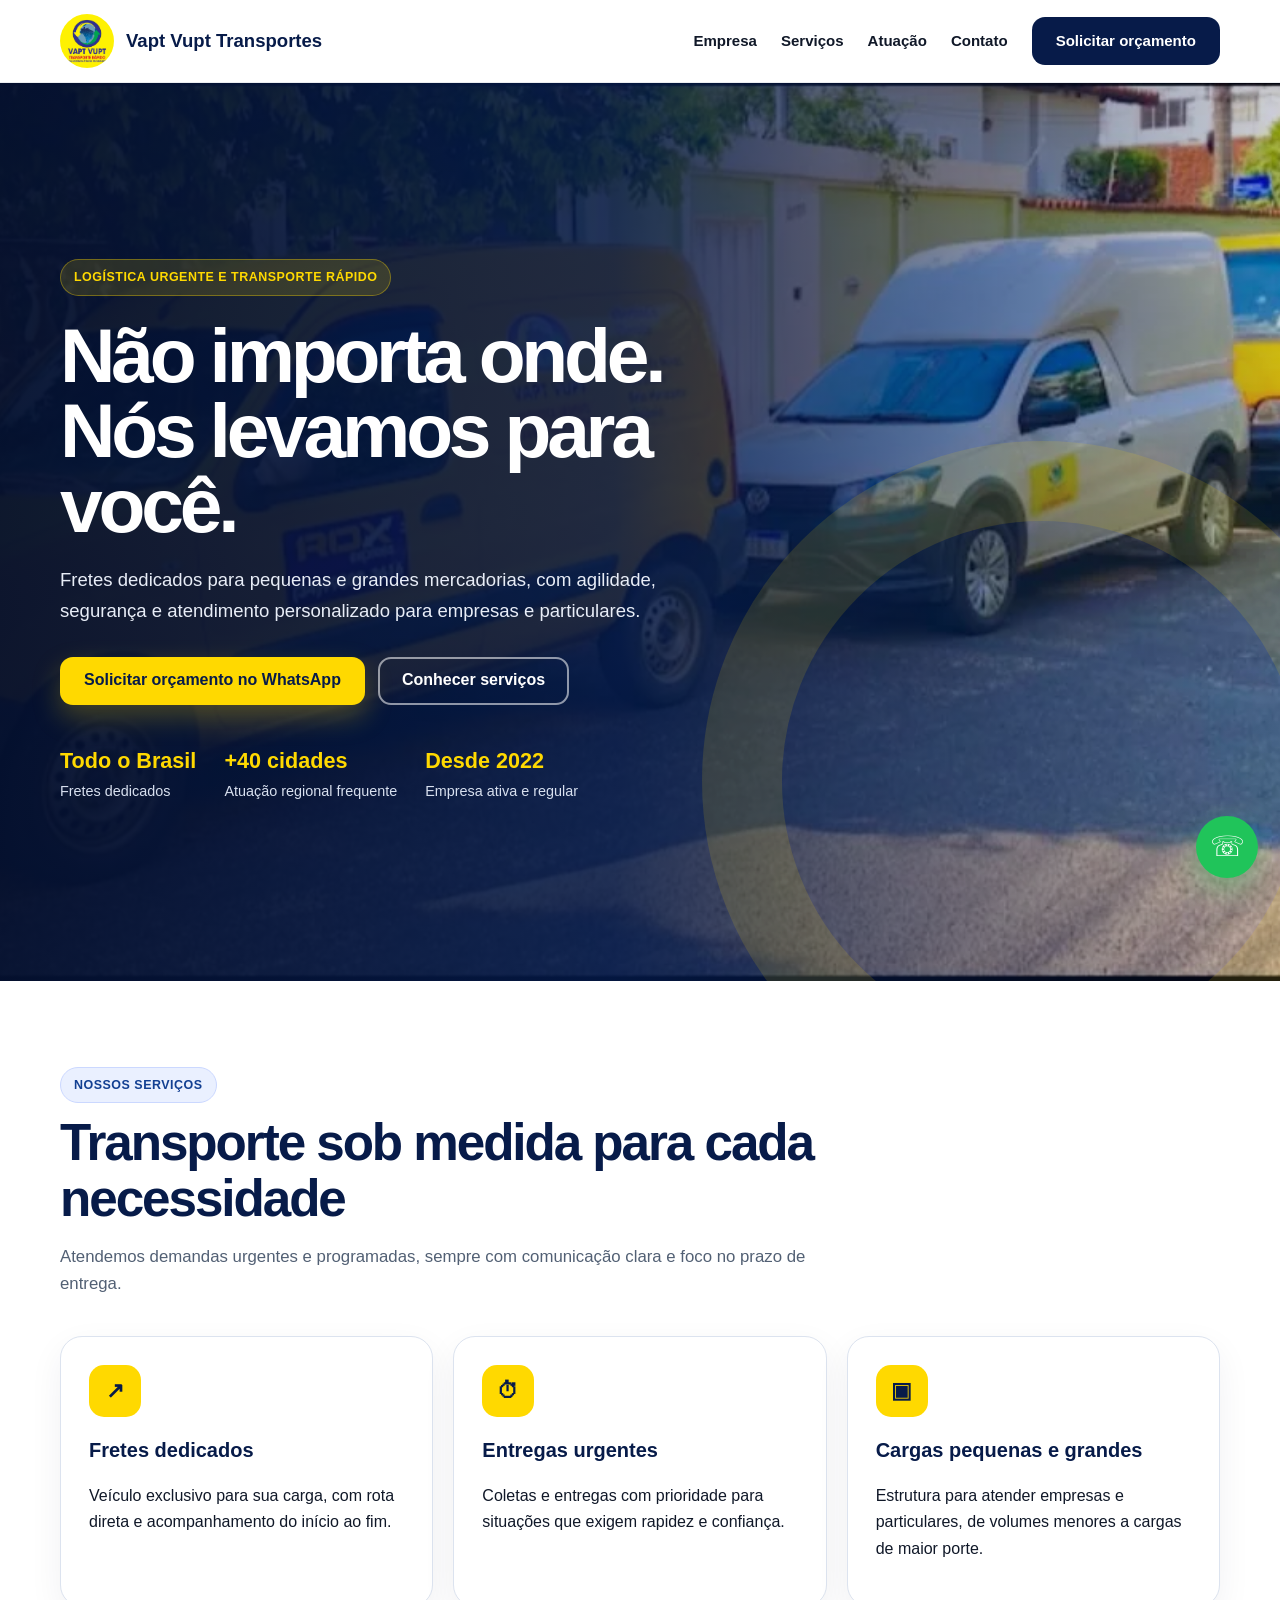
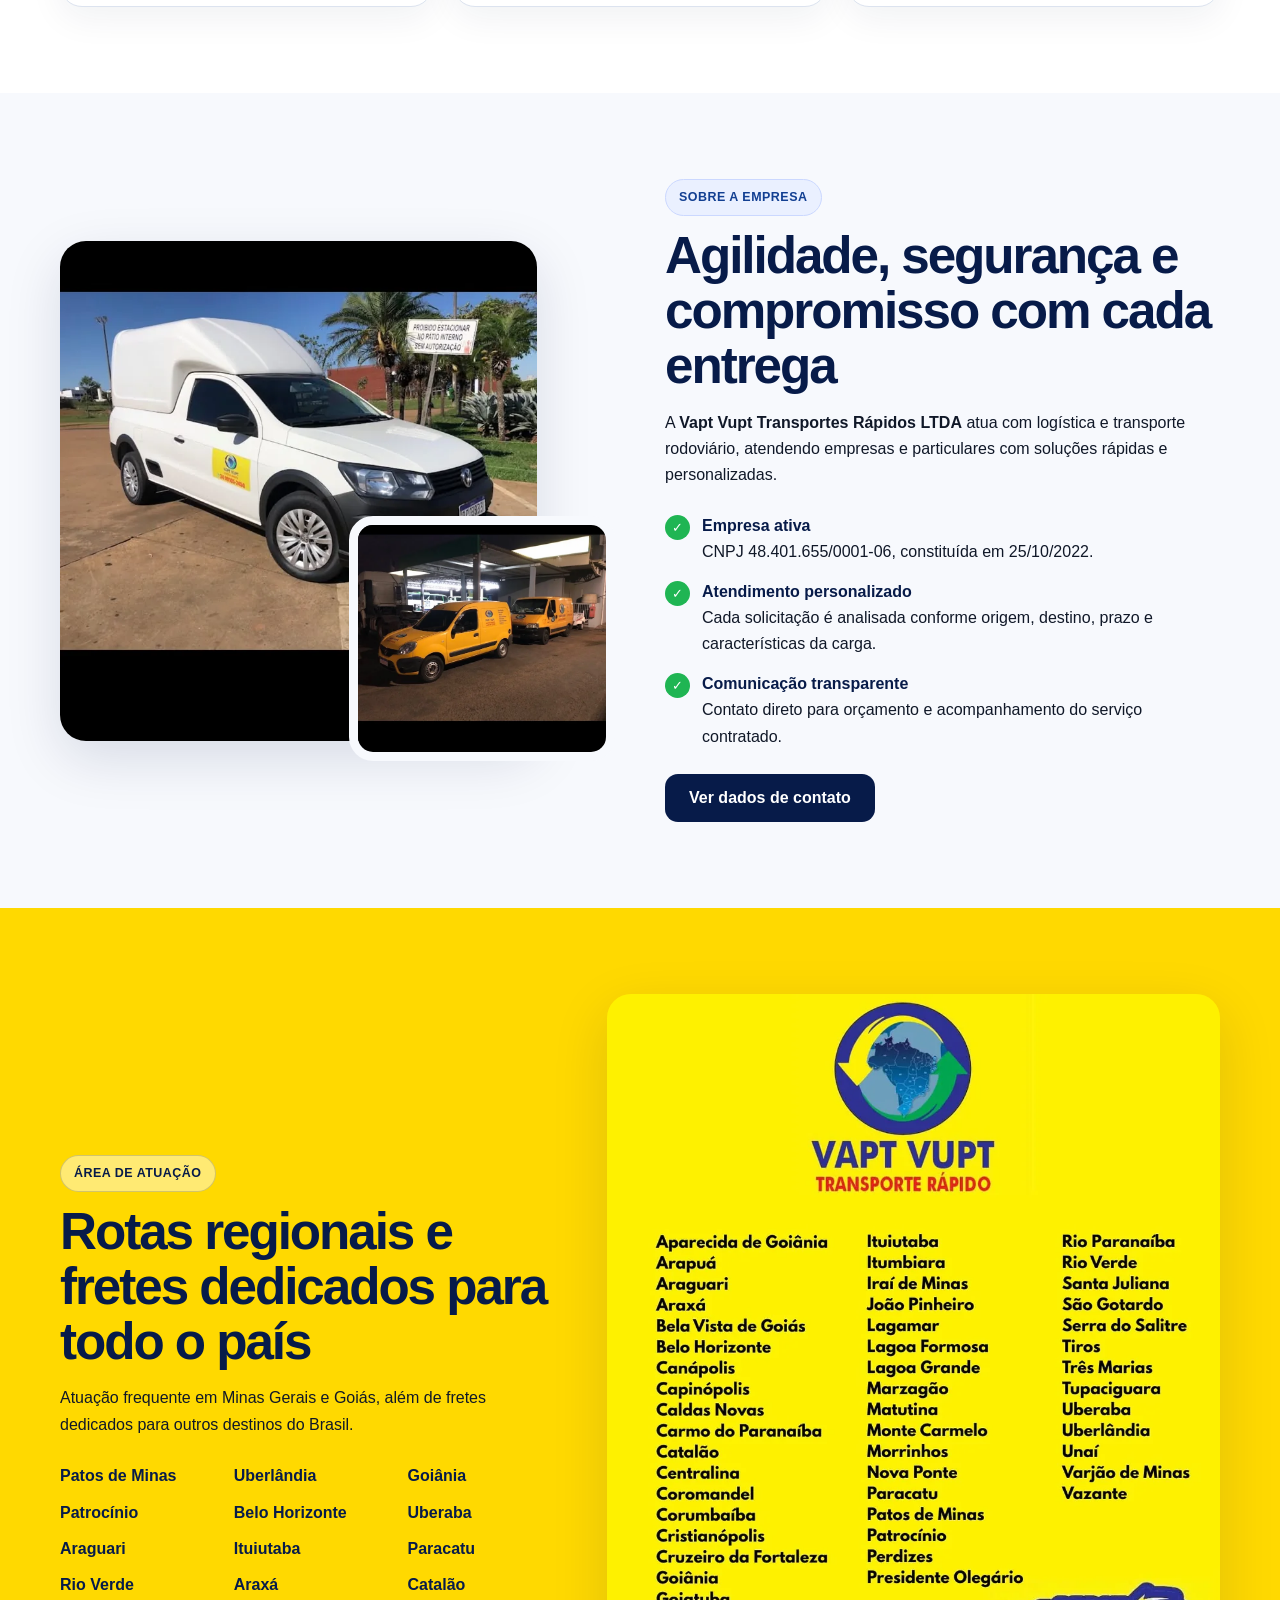
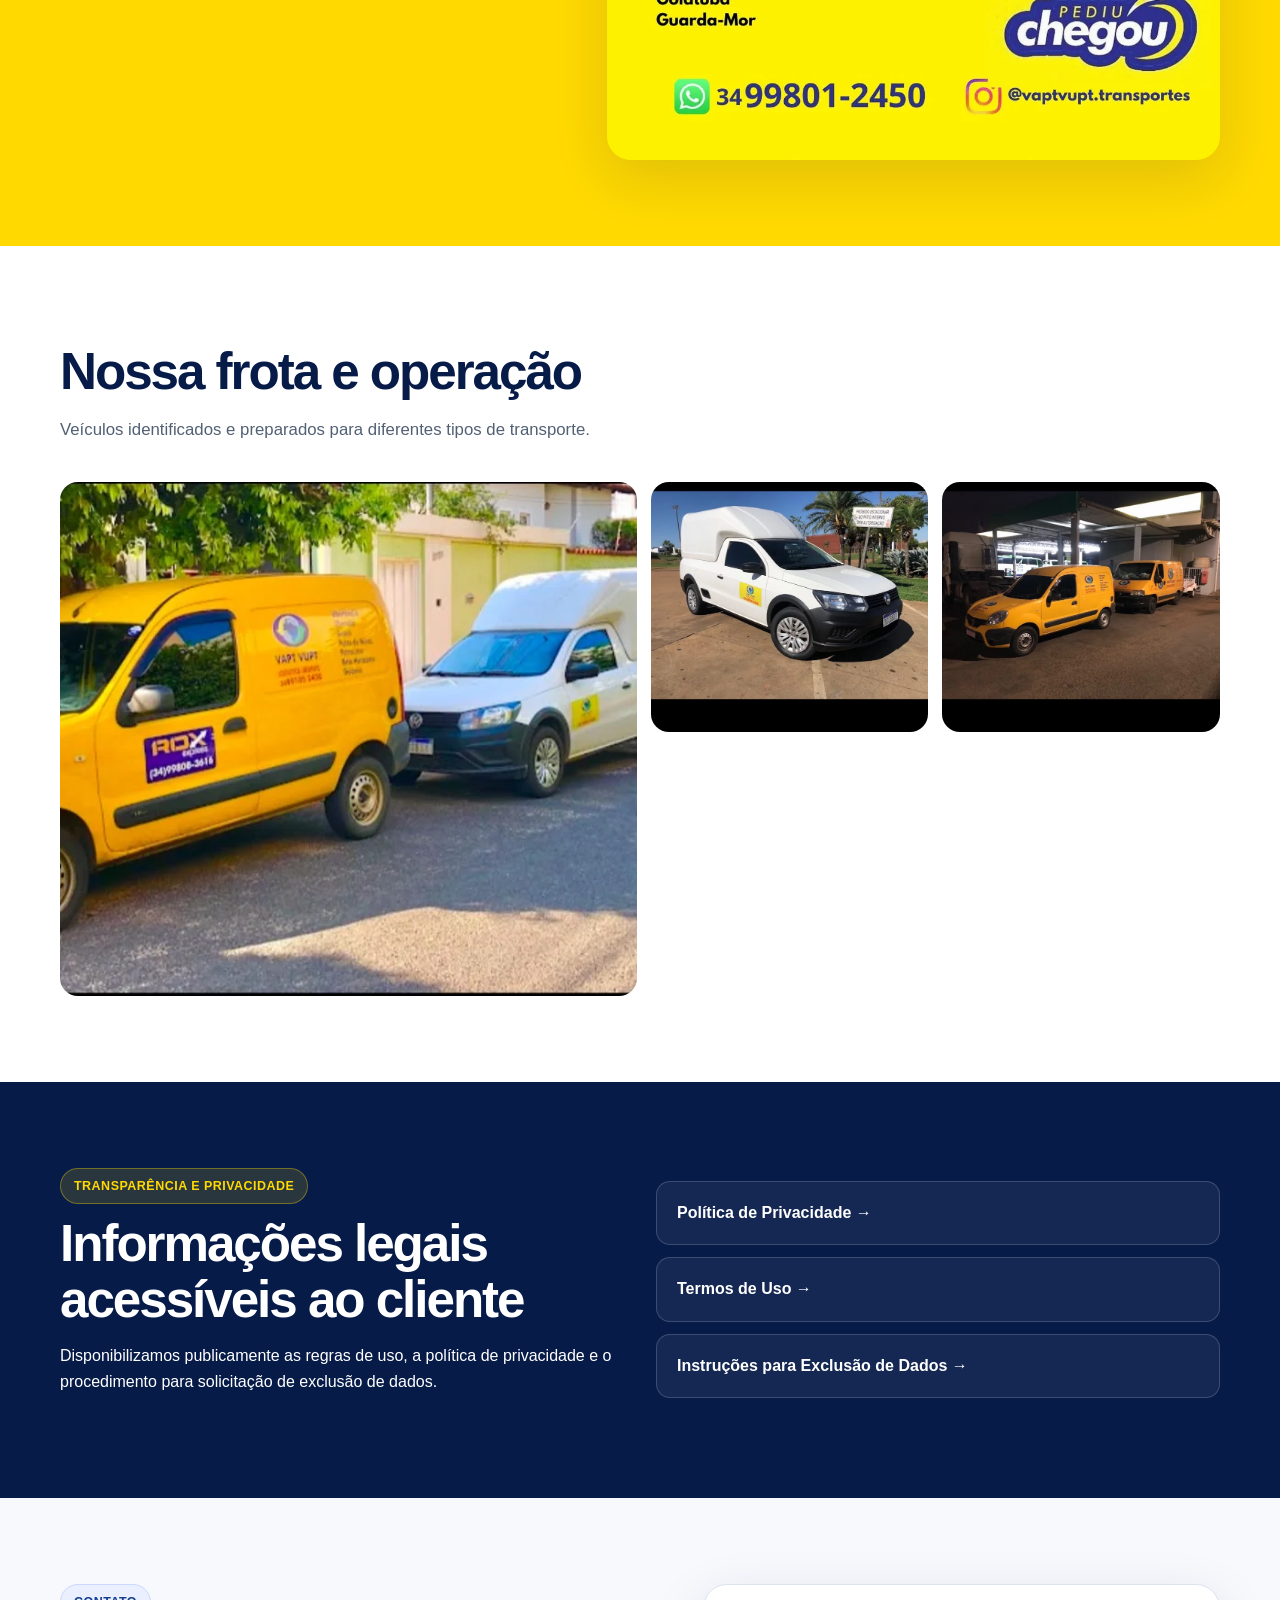
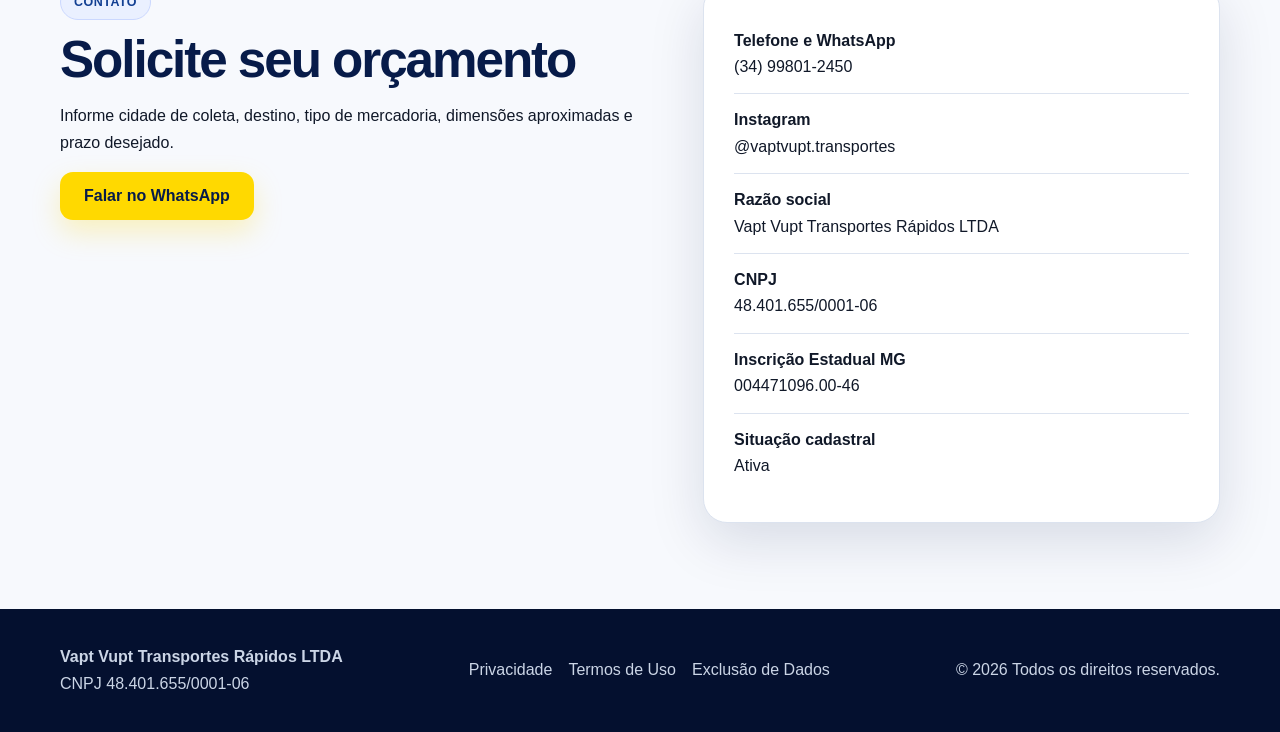
<file: index.html>
<!doctype html>
<html lang="pt-BR">
<head>
  <meta charset="utf-8">
  <meta name="viewport" content="width=device-width,initial-scale=1">
  <title>Vapt Vupt Transportes | Fretes e Logística Urgente</title>
  <meta name="description" content="Fretes dedicados, transporte rápido e logística urgente para empresas e particulares. Atendimento em Patos de Minas, região e todo o Brasil.">
  <meta property="og:title" content="Vapt Vupt Transportes">
  <meta property="og:description" content="Sua urgência é a nossa prioridade. Solicite seu orçamento.">
  <meta property="og:image" content="assets/frota-principal.webp">
  <meta name="theme-color" content="#071b49">
  <link rel="icon" href="assets/favicon.png">
  <link rel="stylesheet" href="styles.css">
</head>
<body>

<header>
  <div class="container nav">
    <a href="index.html" class="brand">
      <img src="assets/logo.webp" alt="Logotipo Vapt Vupt Transportes">
      <span>Vapt Vupt Transportes</span>
    </a>
    <nav class="nav-links" aria-label="Navegação principal">
      <a href="index.html#empresa">Empresa</a>
      <a href="index.html#servicos">Serviços</a>
      <a href="index.html#rotas">Atuação</a>
      <a href="index.html#contato">Contato</a>
      <a class="btn btn-blue" href="https://wa.me/5534998012450?text=Olá%2C%20gostaria%20de%20solicitar%20um%20orçamento." target="_blank" rel="noopener">Solicitar orçamento</a>
    </nav>
  </div>
</header>

<main>
  <section class="hero" id="inicio">
    <div class="container hero-inner">
      <div class="hero-copy">
        <span class="eyebrow">Logística urgente e transporte rápido</span>
        <h1>Não importa onde. Nós levamos para você.</h1>
        <p>Fretes dedicados para pequenas e grandes mercadorias, com agilidade, segurança e atendimento personalizado para empresas e particulares.</p>
        <div class="hero-actions">
          <a class="btn btn-primary" href="https://wa.me/5534998012450?text=Olá%2C%20gostaria%20de%20solicitar%20um%20orçamento%20de%20frete." target="_blank" rel="noopener">Solicitar orçamento no WhatsApp</a>
          <a class="btn btn-outline" href="#servicos">Conhecer serviços</a>
        </div>
        <div class="hero-data">
          <div><strong>Todo o Brasil</strong><span>Fretes dedicados</span></div>
          <div><strong>+40 cidades</strong><span>Atuação regional frequente</span></div>
          <div><strong>Desde 2022</strong><span>Empresa ativa e regular</span></div>
        </div>
      </div>
    </div>
  </section>

  <section id="servicos">
    <div class="container">
      <div class="section-head">
        <span class="eyebrow" style="color:var(--blue);background:var(--blue-light);border-color:#cbd8ff">Nossos serviços</span>
        <h2>Transporte sob medida para cada necessidade</h2>
        <p>Atendemos demandas urgentes e programadas, sempre com comunicação clara e foco no prazo de entrega.</p>
      </div>
      <div class="grid-3">
        <article class="card"><div class="icon">↗</div><h3>Fretes dedicados</h3><p>Veículo exclusivo para sua carga, com rota direta e acompanhamento do início ao fim.</p></article>
        <article class="card"><div class="icon">⏱</div><h3>Entregas urgentes</h3><p>Coletas e entregas com prioridade para situações que exigem rapidez e confiança.</p></article>
        <article class="card"><div class="icon">▣</div><h3>Cargas pequenas e grandes</h3><p>Estrutura para atender empresas e particulares, de volumes menores a cargas de maior porte.</p></article>
      </div>
    </div>
  </section>

  <section class="about" id="empresa">
    <div class="container about-grid">
      <div class="photo-stack">
        <img class="photo-main" src="assets/frota-branca.webp" alt="Veículo da frota Vapt Vupt Transportes" loading="lazy">
        <img class="photo-small" src="assets/frota-galpao.webp" alt="Frota Vapt Vupt em operação" loading="lazy">
      </div>
      <div>
        <span class="eyebrow" style="color:var(--blue);background:var(--blue-light);border-color:#cbd8ff">Sobre a empresa</span>
        <h2>Agilidade, segurança e compromisso com cada entrega</h2>
        <p>A <strong>Vapt Vupt Transportes Rápidos LTDA</strong> atua com logística e transporte rodoviário, atendendo empresas e particulares com soluções rápidas e personalizadas.</p>
        <div class="checks">
          <div class="check"><span class="check-mark">✓</span><div><b>Empresa ativa</b><br>CNPJ 48.401.655/0001-06, constituída em 25/10/2022.</div></div>
          <div class="check"><span class="check-mark">✓</span><div><b>Atendimento personalizado</b><br>Cada solicitação é analisada conforme origem, destino, prazo e características da carga.</div></div>
          <div class="check"><span class="check-mark">✓</span><div><b>Comunicação transparente</b><br>Contato direto para orçamento e acompanhamento do serviço contratado.</div></div>
        </div>
        <a class="btn btn-blue" href="#contato">Ver dados de contato</a>
      </div>
    </div>
  </section>

  <section class="routes" id="rotas">
    <div class="container routes-grid">
      <div>
        <span class="eyebrow" style="color:var(--navy);background:rgba(255,255,255,.45);border-color:rgba(7,27,73,.18)">Área de atuação</span>
        <h2>Rotas regionais e fretes dedicados para todo o país</h2>
        <p>Atuação frequente em Minas Gerais e Goiás, além de fretes dedicados para outros destinos do Brasil.</p>
        <div class="city-list">
          <span>Patos de Minas</span><span>Uberlândia</span><span>Goiânia</span>
          <span>Patrocínio</span><span>Belo Horizonte</span><span>Uberaba</span>
          <span>Araguari</span><span>Ituiutaba</span><span>Paracatu</span>
          <span>Rio Verde</span><span>Araxá</span><span>Catalão</span>
        </div>
      </div>
      <img src="assets/cidades.webp" alt="Cidades atendidas pela Vapt Vupt Transportes" style="border-radius:24px;box-shadow:var(--shadow)" loading="lazy">
    </div>
  </section>

  <section>
    <div class="container">
      <div class="section-head"><h2>Nossa frota e operação</h2><p>Veículos identificados e preparados para diferentes tipos de transporte.</p></div>
      <div class="gallery">
        <img src="assets/frota-principal.webp" alt="Frota Vapt Vupt estacionada" loading="lazy">
        <img src="assets/frota-branca.webp" alt="Veículo utilitário branco da frota" loading="lazy">
        <img src="assets/frota-galpao.webp" alt="Veículos da Vapt Vupt no galpão" loading="lazy">
      </div>
    </div>
  </section>

  <section class="legal-preview">
    <div class="container legal-grid">
      <div>
        <span class="eyebrow">Transparência e privacidade</span>
        <h2>Informações legais acessíveis ao cliente</h2>
        <p>Disponibilizamos publicamente as regras de uso, a política de privacidade e o procedimento para solicitação de exclusão de dados.</p>
      </div>
      <div class="legal-links">
        <a class="legal-link" href="politica-de-privacidade.html">Política de Privacidade →</a>
        <a class="legal-link" href="termos-de-uso.html">Termos de Uso →</a>
        <a class="legal-link" href="exclusao-de-dados.html">Instruções para Exclusão de Dados →</a>
      </div>
    </div>
  </section>

  <section class="contact" id="contato">
    <div class="container contact-grid">
      <div>
        <span class="eyebrow" style="color:var(--blue);background:var(--blue-light);border-color:#cbd8ff">Contato</span>
        <h2>Solicite seu orçamento</h2>
        <p>Informe cidade de coleta, destino, tipo de mercadoria, dimensões aproximadas e prazo desejado.</p>
        <a class="btn btn-primary" href="https://wa.me/5534998012450?text=Olá%2C%20gostaria%20de%20solicitar%20um%20orçamento.%0AOrigem%3A%0ADestino%3A%0AMercadoria%3A%0APrazo%3A" target="_blank" rel="noopener">Falar no WhatsApp</a>
      </div>
      <div class="contact-card">
        <div class="contact-line"><strong>Telefone e WhatsApp</strong><br>(34) 99801-2450</div>
        <div class="contact-line"><strong>Instagram</strong><br>@vaptvupt.transportes</div>
        <div class="contact-line"><strong>Razão social</strong><br>Vapt Vupt Transportes Rápidos LTDA</div>
        <div class="contact-line"><strong>CNPJ</strong><br>48.401.655/0001-06</div>
        <div class="contact-line"><strong>Inscrição Estadual MG</strong><br>004471096.00-46</div>
        <div class="contact-line"><strong>Situação cadastral</strong><br>Ativa</div>
      </div>
    </div>
  </section>
</main>

<footer>
  <div class="container footer-row">
    <div>
      <strong>Vapt Vupt Transportes Rápidos LTDA</strong><br>
      CNPJ 48.401.655/0001-06
    </div>
    <div class="footer-links">
      <a href="politica-de-privacidade.html">Privacidade</a>
      <a href="termos-de-uso.html">Termos de Uso</a>
      <a href="exclusao-de-dados.html">Exclusão de Dados</a>
    </div>
    <span>© <span class="year"></span> Todos os direitos reservados.</span>
  </div>
</footer>
<a class="whatsapp-float" href="https://wa.me/5534998012450?text=Olá%2C%20gostaria%20de%20solicitar%20um%20orçamento." target="_blank" rel="noopener" aria-label="Falar pelo WhatsApp">☏</a>
<script>document.querySelectorAll('.year').forEach(e=>e.textContent=new Date().getFullYear());</script>

</body>
</html>
</file>
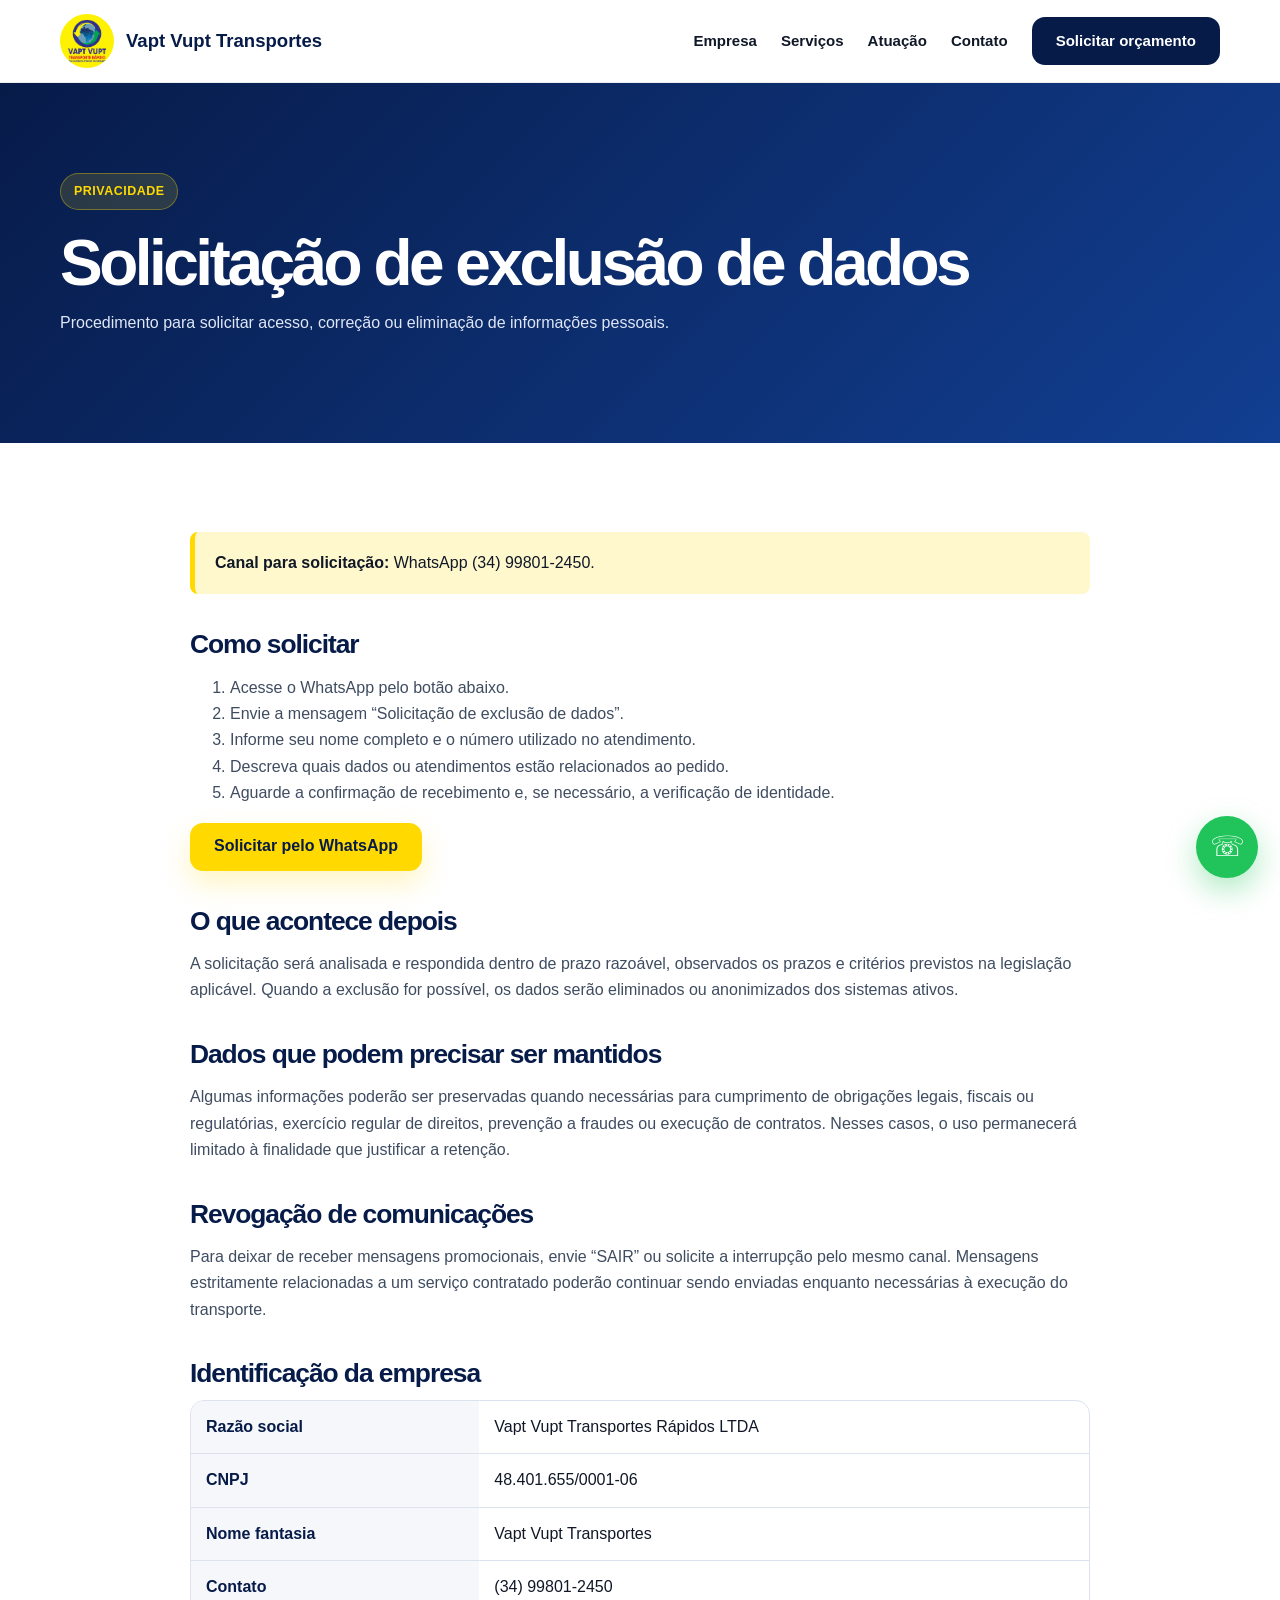
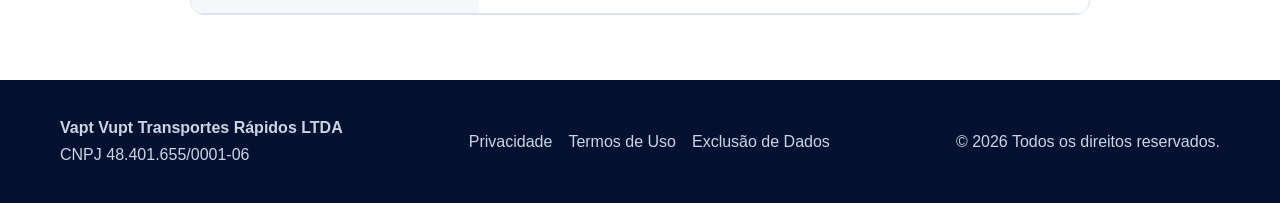
<file: exclusao-de-dados.html>
<!doctype html>
<html lang="pt-BR"><head>
<meta charset="utf-8"><meta name="viewport" content="width=device-width,initial-scale=1">
<title>Exclusão de Dados | Vapt Vupt Transportes</title>
<meta name="description" content="Instruções para solicitar exclusão de dados pessoais da Vapt Vupt Transportes.">
<link rel="icon" href="assets/favicon.png"><link rel="stylesheet" href="styles.css"></head><body>

<header>
  <div class="container nav">
    <a href="index.html" class="brand">
      <img src="assets/logo.webp" alt="Logotipo Vapt Vupt Transportes">
      <span>Vapt Vupt Transportes</span>
    </a>
    <nav class="nav-links" aria-label="Navegação principal">
      <a href="index.html#empresa">Empresa</a>
      <a href="index.html#servicos">Serviços</a>
      <a href="index.html#rotas">Atuação</a>
      <a href="index.html#contato">Contato</a>
      <a class="btn btn-blue" href="https://wa.me/5534998012450?text=Olá%2C%20gostaria%20de%20solicitar%20um%20orçamento." target="_blank" rel="noopener">Solicitar orçamento</a>
    </nav>
  </div>
</header>

<section class="page-hero"><div class="container"><span class="eyebrow">Privacidade</span><h1>Solicitação de exclusão de dados</h1><p>Procedimento para solicitar acesso, correção ou eliminação de informações pessoais.</p></div></section>
<main class="legal-content"><article>
<div class="notice"><strong>Canal para solicitação:</strong> WhatsApp (34) 99801-2450.</div>
<h2>Como solicitar</h2>
<ol>
<li>Acesse o WhatsApp pelo botão abaixo.</li>
<li>Envie a mensagem “Solicitação de exclusão de dados”.</li>
<li>Informe seu nome completo e o número utilizado no atendimento.</li>
<li>Descreva quais dados ou atendimentos estão relacionados ao pedido.</li>
<li>Aguarde a confirmação de recebimento e, se necessário, a verificação de identidade.</li>
</ol>
<p><a class="btn btn-primary" href="https://wa.me/5534998012450?text=Solicitação%20de%20exclusão%20de%20dados%0ANome%20completo%3A%0ATelefone%20utilizado%3A%0ADescrição%20do%20pedido%3A" target="_blank" rel="noopener">Solicitar pelo WhatsApp</a></p>
<h2>O que acontece depois</h2>
<p>A solicitação será analisada e respondida dentro de prazo razoável, observados os prazos e critérios previstos na legislação aplicável. Quando a exclusão for possível, os dados serão eliminados ou anonimizados dos sistemas ativos.</p>
<h2>Dados que podem precisar ser mantidos</h2>
<p>Algumas informações poderão ser preservadas quando necessárias para cumprimento de obrigações legais, fiscais ou regulatórias, exercício regular de direitos, prevenção a fraudes ou execução de contratos. Nesses casos, o uso permanecerá limitado à finalidade que justificar a retenção.</p>
<h2>Revogação de comunicações</h2>
<p>Para deixar de receber mensagens promocionais, envie “SAIR” ou solicite a interrupção pelo mesmo canal. Mensagens estritamente relacionadas a um serviço contratado poderão continuar sendo enviadas enquanto necessárias à execução do transporte.</p>
<h2>Identificação da empresa</h2>
<div class="table-wrap"><table>
<tr><th>Razão social</th><td>Vapt Vupt Transportes Rápidos LTDA</td></tr>
<tr><th>CNPJ</th><td>48.401.655/0001-06</td></tr>
<tr><th>Nome fantasia</th><td>Vapt Vupt Transportes</td></tr>
<tr><th>Contato</th><td>(34) 99801-2450</td></tr>
</table></div>
</article></main>

<footer>
  <div class="container footer-row">
    <div>
      <strong>Vapt Vupt Transportes Rápidos LTDA</strong><br>
      CNPJ 48.401.655/0001-06
    </div>
    <div class="footer-links">
      <a href="politica-de-privacidade.html">Privacidade</a>
      <a href="termos-de-uso.html">Termos de Uso</a>
      <a href="exclusao-de-dados.html">Exclusão de Dados</a>
    </div>
    <span>© <span class="year"></span> Todos os direitos reservados.</span>
  </div>
</footer>
<a class="whatsapp-float" href="https://wa.me/5534998012450?text=Olá%2C%20gostaria%20de%20solicitar%20um%20orçamento." target="_blank" rel="noopener" aria-label="Falar pelo WhatsApp">☏</a>
<script>document.querySelectorAll('.year').forEach(e=>e.textContent=new Date().getFullYear());</script>

</body></html>
</file>
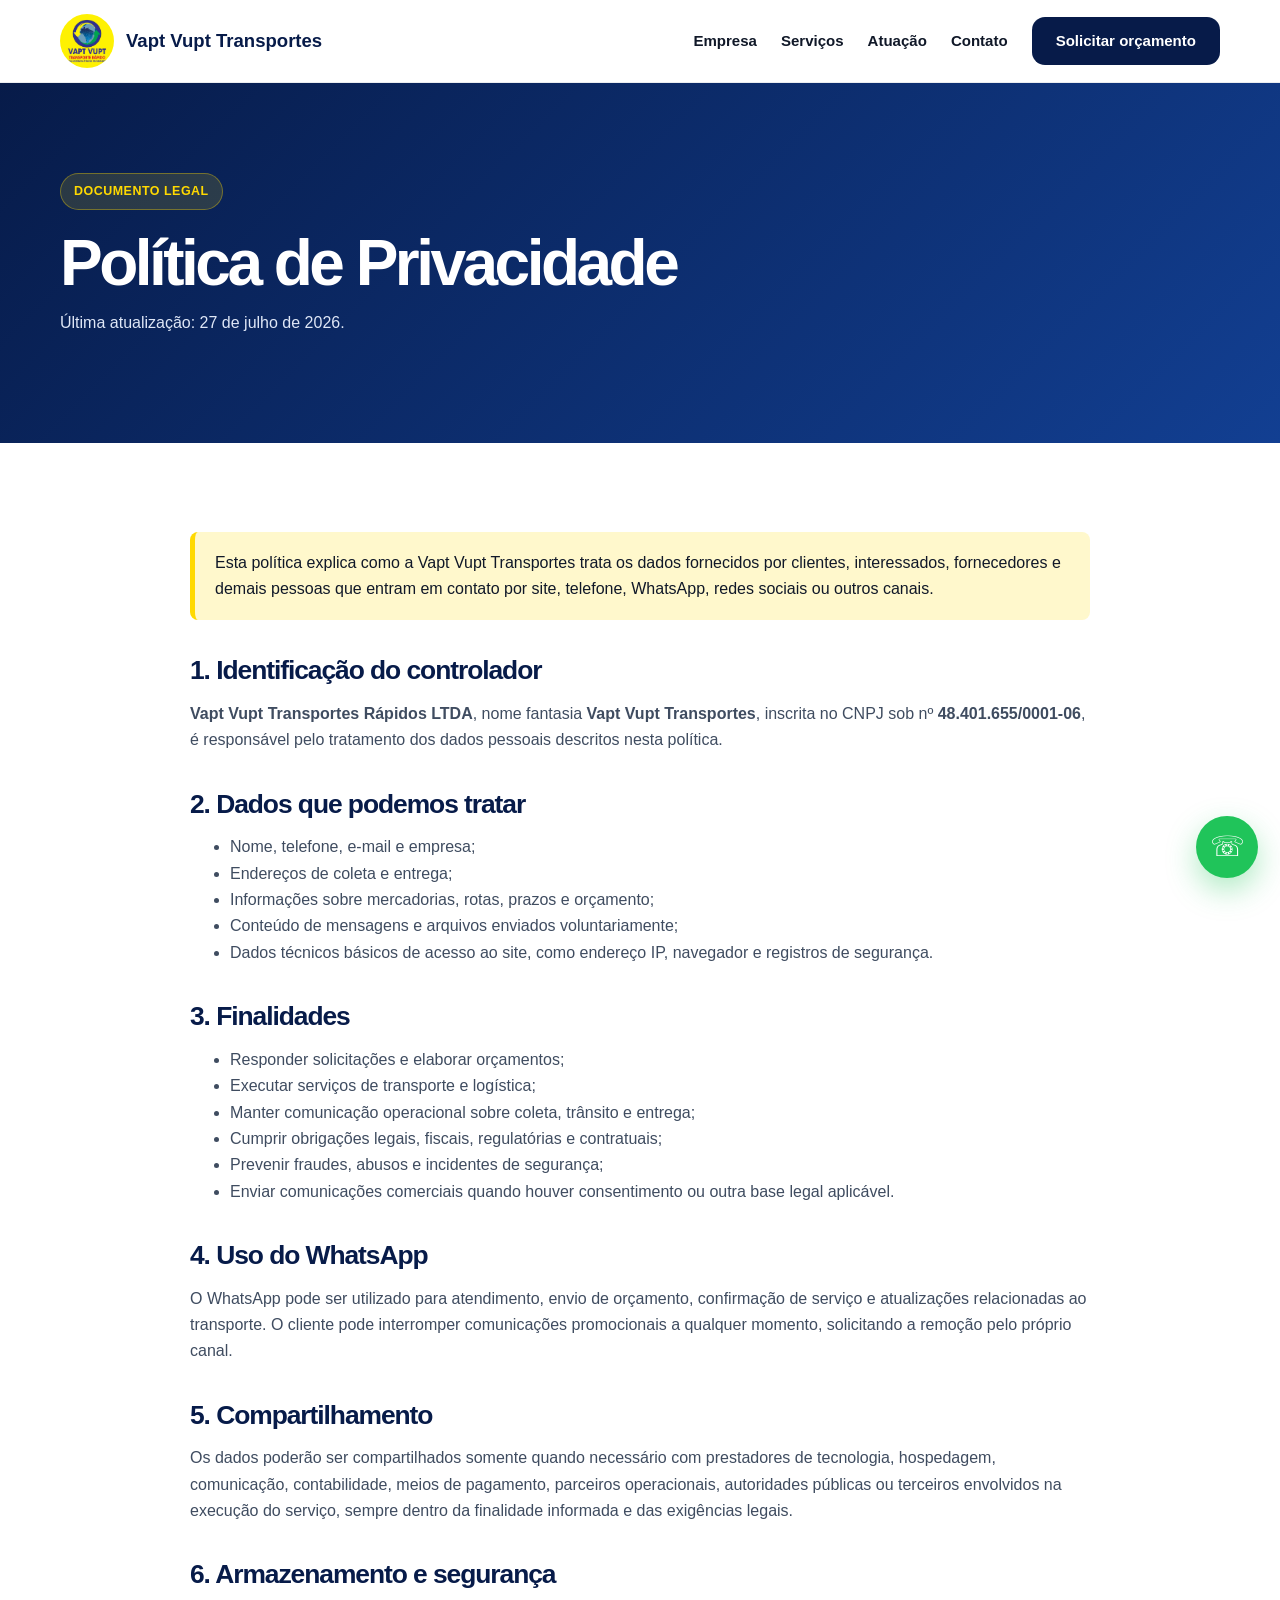
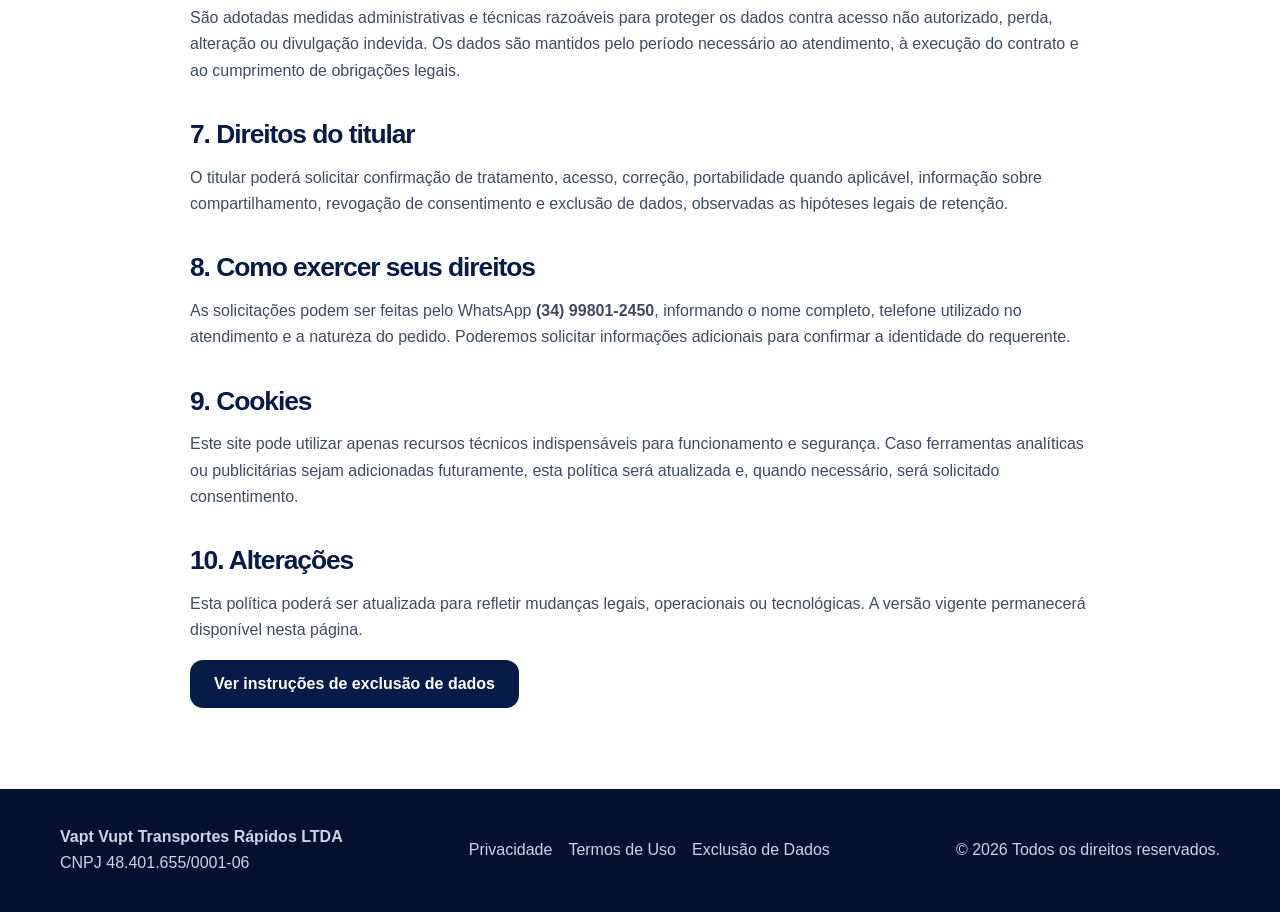
<file: politica-de-privacidade.html>
<!doctype html>
<html lang="pt-BR"><head>
<meta charset="utf-8"><meta name="viewport" content="width=device-width,initial-scale=1">
<title>Política de Privacidade | Vapt Vupt Transportes</title>
<meta name="description" content="Política de Privacidade da Vapt Vupt Transportes Rápidos LTDA.">
<link rel="icon" href="assets/favicon.png"><link rel="stylesheet" href="styles.css"></head><body>

<header>
  <div class="container nav">
    <a href="index.html" class="brand">
      <img src="assets/logo.webp" alt="Logotipo Vapt Vupt Transportes">
      <span>Vapt Vupt Transportes</span>
    </a>
    <nav class="nav-links" aria-label="Navegação principal">
      <a href="index.html#empresa">Empresa</a>
      <a href="index.html#servicos">Serviços</a>
      <a href="index.html#rotas">Atuação</a>
      <a href="index.html#contato">Contato</a>
      <a class="btn btn-blue" href="https://wa.me/5534998012450?text=Olá%2C%20gostaria%20de%20solicitar%20um%20orçamento." target="_blank" rel="noopener">Solicitar orçamento</a>
    </nav>
  </div>
</header>

<section class="page-hero"><div class="container"><span class="eyebrow">Documento legal</span><h1>Política de Privacidade</h1><p>Última atualização: 27 de julho de 2026.</p></div></section>
<main class="legal-content"><article>
<div class="notice">Esta política explica como a Vapt Vupt Transportes trata os dados fornecidos por clientes, interessados, fornecedores e demais pessoas que entram em contato por site, telefone, WhatsApp, redes sociais ou outros canais.</div>
<h2>1. Identificação do controlador</h2>
<p><strong>Vapt Vupt Transportes Rápidos LTDA</strong>, nome fantasia <strong>Vapt Vupt Transportes</strong>, inscrita no CNPJ sob nº <strong>48.401.655/0001-06</strong>, é responsável pelo tratamento dos dados pessoais descritos nesta política.</p>
<h2>2. Dados que podemos tratar</h2>
<ul><li>Nome, telefone, e-mail e empresa;</li><li>Endereços de coleta e entrega;</li><li>Informações sobre mercadorias, rotas, prazos e orçamento;</li><li>Conteúdo de mensagens e arquivos enviados voluntariamente;</li><li>Dados técnicos básicos de acesso ao site, como endereço IP, navegador e registros de segurança.</li></ul>
<h2>3. Finalidades</h2>
<ul><li>Responder solicitações e elaborar orçamentos;</li><li>Executar serviços de transporte e logística;</li><li>Manter comunicação operacional sobre coleta, trânsito e entrega;</li><li>Cumprir obrigações legais, fiscais, regulatórias e contratuais;</li><li>Prevenir fraudes, abusos e incidentes de segurança;</li><li>Enviar comunicações comerciais quando houver consentimento ou outra base legal aplicável.</li></ul>
<h2>4. Uso do WhatsApp</h2>
<p>O WhatsApp pode ser utilizado para atendimento, envio de orçamento, confirmação de serviço e atualizações relacionadas ao transporte. O cliente pode interromper comunicações promocionais a qualquer momento, solicitando a remoção pelo próprio canal.</p>
<h2>5. Compartilhamento</h2>
<p>Os dados poderão ser compartilhados somente quando necessário com prestadores de tecnologia, hospedagem, comunicação, contabilidade, meios de pagamento, parceiros operacionais, autoridades públicas ou terceiros envolvidos na execução do serviço, sempre dentro da finalidade informada e das exigências legais.</p>
<h2>6. Armazenamento e segurança</h2>
<p>São adotadas medidas administrativas e técnicas razoáveis para proteger os dados contra acesso não autorizado, perda, alteração ou divulgação indevida. Os dados são mantidos pelo período necessário ao atendimento, à execução do contrato e ao cumprimento de obrigações legais.</p>
<h2>7. Direitos do titular</h2>
<p>O titular poderá solicitar confirmação de tratamento, acesso, correção, portabilidade quando aplicável, informação sobre compartilhamento, revogação de consentimento e exclusão de dados, observadas as hipóteses legais de retenção.</p>
<h2>8. Como exercer seus direitos</h2>
<p>As solicitações podem ser feitas pelo WhatsApp <strong>(34) 99801-2450</strong>, informando o nome completo, telefone utilizado no atendimento e a natureza do pedido. Poderemos solicitar informações adicionais para confirmar a identidade do requerente.</p>
<h2>9. Cookies</h2>
<p>Este site pode utilizar apenas recursos técnicos indispensáveis para funcionamento e segurança. Caso ferramentas analíticas ou publicitárias sejam adicionadas futuramente, esta política será atualizada e, quando necessário, será solicitado consentimento.</p>
<h2>10. Alterações</h2>
<p>Esta política poderá ser atualizada para refletir mudanças legais, operacionais ou tecnológicas. A versão vigente permanecerá disponível nesta página.</p>
<p><a class="btn btn-blue" href="exclusao-de-dados.html">Ver instruções de exclusão de dados</a></p>
</article></main>

<footer>
  <div class="container footer-row">
    <div>
      <strong>Vapt Vupt Transportes Rápidos LTDA</strong><br>
      CNPJ 48.401.655/0001-06
    </div>
    <div class="footer-links">
      <a href="politica-de-privacidade.html">Privacidade</a>
      <a href="termos-de-uso.html">Termos de Uso</a>
      <a href="exclusao-de-dados.html">Exclusão de Dados</a>
    </div>
    <span>© <span class="year"></span> Todos os direitos reservados.</span>
  </div>
</footer>
<a class="whatsapp-float" href="https://wa.me/5534998012450?text=Olá%2C%20gostaria%20de%20solicitar%20um%20orçamento." target="_blank" rel="noopener" aria-label="Falar pelo WhatsApp">☏</a>
<script>document.querySelectorAll('.year').forEach(e=>e.textContent=new Date().getFullYear());</script>

</body></html>
</file>
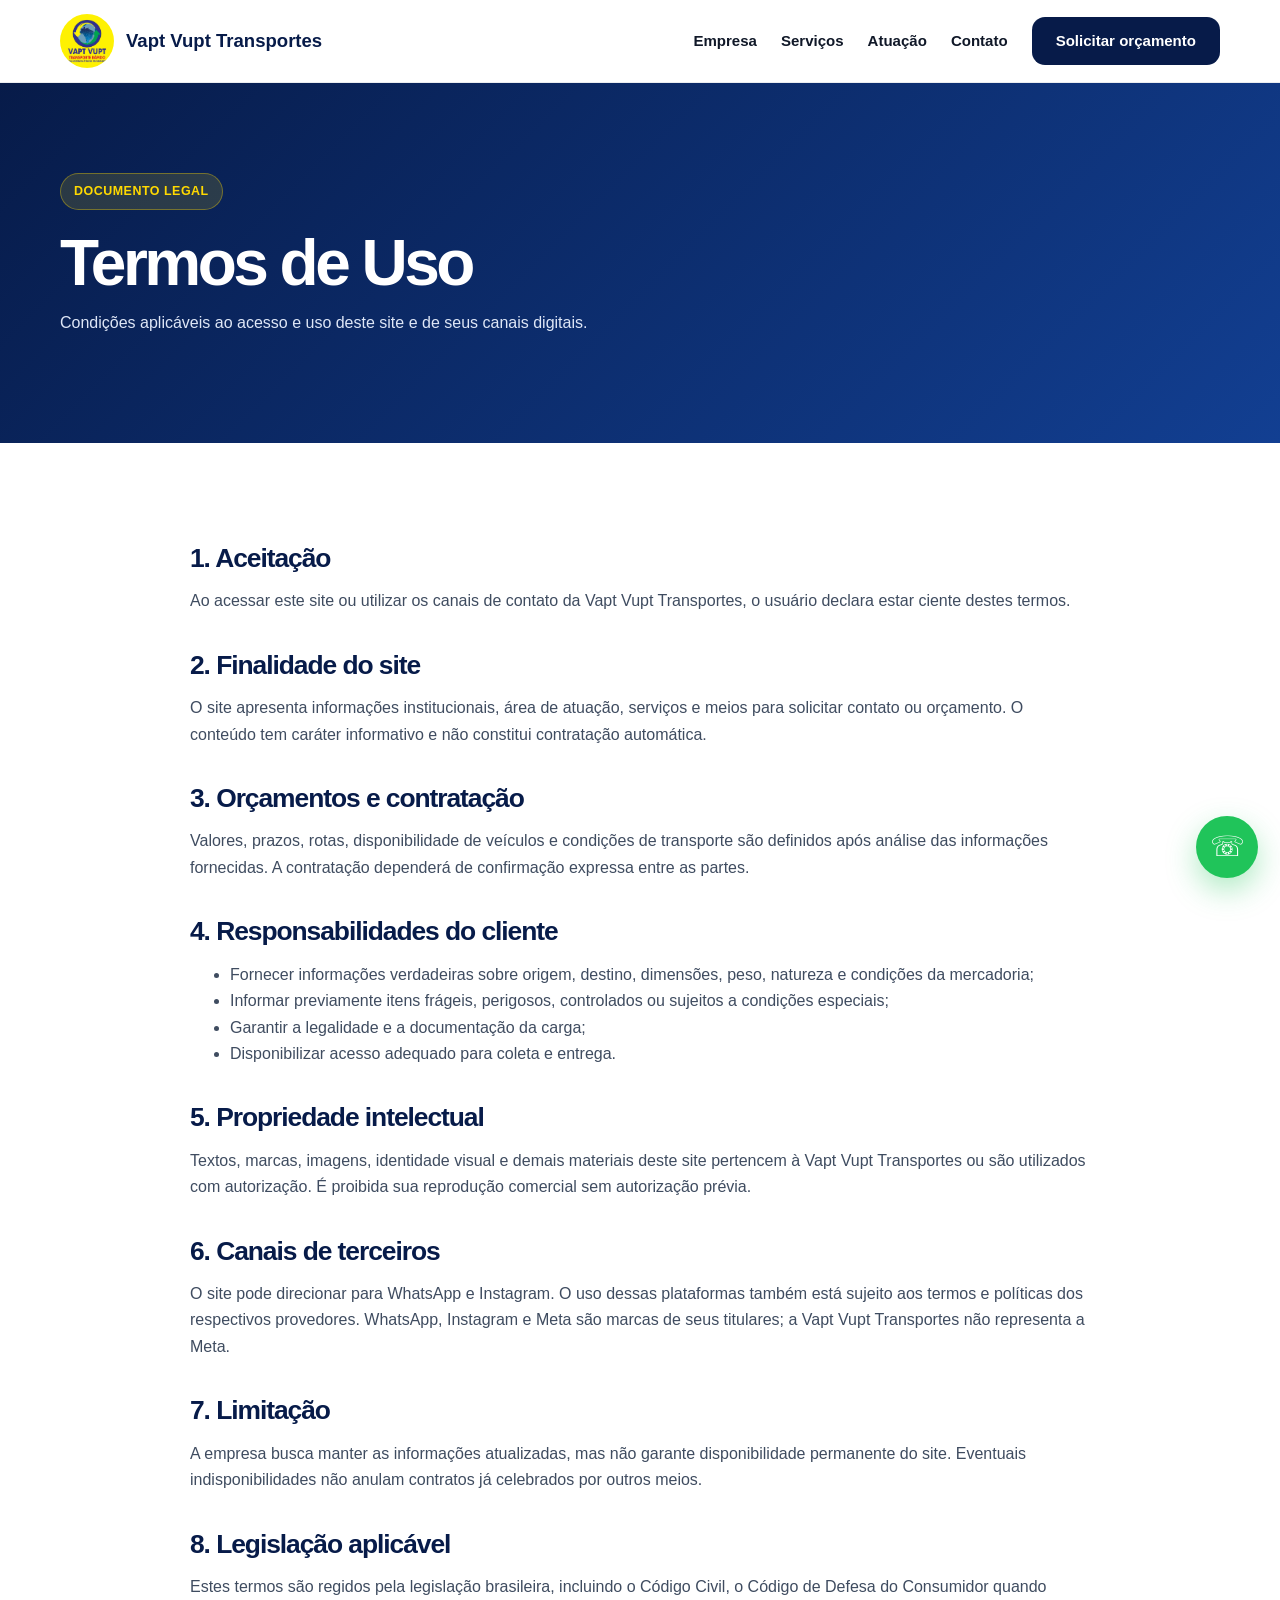
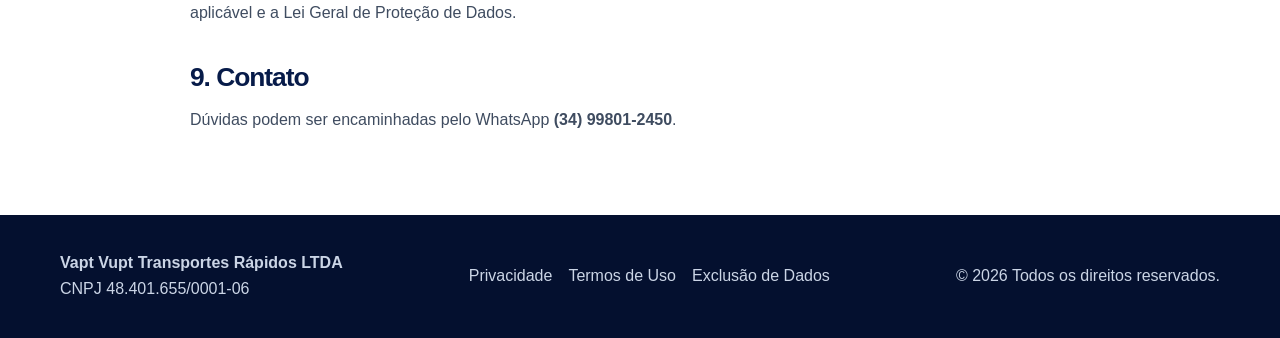
<file: termos-de-uso.html>
<!doctype html>
<html lang="pt-BR"><head>
<meta charset="utf-8"><meta name="viewport" content="width=device-width,initial-scale=1">
<title>Termos de Uso | Vapt Vupt Transportes</title>
<meta name="description" content="Termos de Uso do site da Vapt Vupt Transportes.">
<link rel="icon" href="assets/favicon.png"><link rel="stylesheet" href="styles.css"></head><body>

<header>
  <div class="container nav">
    <a href="index.html" class="brand">
      <img src="assets/logo.webp" alt="Logotipo Vapt Vupt Transportes">
      <span>Vapt Vupt Transportes</span>
    </a>
    <nav class="nav-links" aria-label="Navegação principal">
      <a href="index.html#empresa">Empresa</a>
      <a href="index.html#servicos">Serviços</a>
      <a href="index.html#rotas">Atuação</a>
      <a href="index.html#contato">Contato</a>
      <a class="btn btn-blue" href="https://wa.me/5534998012450?text=Olá%2C%20gostaria%20de%20solicitar%20um%20orçamento." target="_blank" rel="noopener">Solicitar orçamento</a>
    </nav>
  </div>
</header>

<section class="page-hero"><div class="container"><span class="eyebrow">Documento legal</span><h1>Termos de Uso</h1><p>Condições aplicáveis ao acesso e uso deste site e de seus canais digitais.</p></div></section>
<main class="legal-content"><article>
<h2>1. Aceitação</h2><p>Ao acessar este site ou utilizar os canais de contato da Vapt Vupt Transportes, o usuário declara estar ciente destes termos.</p>
<h2>2. Finalidade do site</h2><p>O site apresenta informações institucionais, área de atuação, serviços e meios para solicitar contato ou orçamento. O conteúdo tem caráter informativo e não constitui contratação automática.</p>
<h2>3. Orçamentos e contratação</h2><p>Valores, prazos, rotas, disponibilidade de veículos e condições de transporte são definidos após análise das informações fornecidas. A contratação dependerá de confirmação expressa entre as partes.</p>
<h2>4. Responsabilidades do cliente</h2><ul><li>Fornecer informações verdadeiras sobre origem, destino, dimensões, peso, natureza e condições da mercadoria;</li><li>Informar previamente itens frágeis, perigosos, controlados ou sujeitos a condições especiais;</li><li>Garantir a legalidade e a documentação da carga;</li><li>Disponibilizar acesso adequado para coleta e entrega.</li></ul>
<h2>5. Propriedade intelectual</h2><p>Textos, marcas, imagens, identidade visual e demais materiais deste site pertencem à Vapt Vupt Transportes ou são utilizados com autorização. É proibida sua reprodução comercial sem autorização prévia.</p>
<h2>6. Canais de terceiros</h2><p>O site pode direcionar para WhatsApp e Instagram. O uso dessas plataformas também está sujeito aos termos e políticas dos respectivos provedores. WhatsApp, Instagram e Meta são marcas de seus titulares; a Vapt Vupt Transportes não representa a Meta.</p>
<h2>7. Limitação</h2><p>A empresa busca manter as informações atualizadas, mas não garante disponibilidade permanente do site. Eventuais indisponibilidades não anulam contratos já celebrados por outros meios.</p>
<h2>8. Legislação aplicável</h2><p>Estes termos são regidos pela legislação brasileira, incluindo o Código Civil, o Código de Defesa do Consumidor quando aplicável e a Lei Geral de Proteção de Dados.</p>
<h2>9. Contato</h2><p>Dúvidas podem ser encaminhadas pelo WhatsApp <strong>(34) 99801-2450</strong>.</p>
</article></main>

<footer>
  <div class="container footer-row">
    <div>
      <strong>Vapt Vupt Transportes Rápidos LTDA</strong><br>
      CNPJ 48.401.655/0001-06
    </div>
    <div class="footer-links">
      <a href="politica-de-privacidade.html">Privacidade</a>
      <a href="termos-de-uso.html">Termos de Uso</a>
      <a href="exclusao-de-dados.html">Exclusão de Dados</a>
    </div>
    <span>© <span class="year"></span> Todos os direitos reservados.</span>
  </div>
</footer>
<a class="whatsapp-float" href="https://wa.me/5534998012450?text=Olá%2C%20gostaria%20de%20solicitar%20um%20orçamento." target="_blank" rel="noopener" aria-label="Falar pelo WhatsApp">☏</a>
<script>document.querySelectorAll('.year').forEach(e=>e.textContent=new Date().getFullYear());</script>

</body></html>
</file>
<file: styles.css>
:root{
  --yellow:#ffd900;
  --yellow-soft:#fff5ad;
  --navy:#071b49;
  --blue:#123f92;
  --blue-light:#eaf0ff;
  --red:#e7342c;
  --green:#1fb553;
  --ink:#101828;
  --muted:#526074;
  --white:#fff;
  --line:#dce3ef;
  --radius:22px;
  --shadow:0 18px 55px rgba(7,27,73,.13);
}
*{box-sizing:border-box}
html{scroll-behavior:smooth}
body{
  margin:0;font-family:Inter,Arial,Helvetica,sans-serif;
  color:var(--ink);background:#fff;line-height:1.65
}
img{max-width:100%;display:block}
a{text-decoration:none;color:inherit}
.container{width:min(1160px,calc(100% - 36px));margin:auto}
header{
  position:sticky;top:0;z-index:30;background:rgba(255,255,255,.94);
  backdrop-filter:blur(14px);border-bottom:1px solid rgba(7,27,73,.08)
}
.nav{height:82px;display:flex;align-items:center;justify-content:space-between;gap:24px}
.brand{display:flex;align-items:center;gap:12px;font-weight:900;color:var(--navy);font-size:1.16rem}
.brand img{width:54px;height:54px;object-fit:cover;border-radius:50%}
.nav-links{display:flex;align-items:center;gap:24px;font-weight:700;font-size:.94rem}
.nav-links a:hover{color:var(--blue)}
.btn{
  display:inline-flex;align-items:center;justify-content:center;gap:10px;
  min-height:48px;padding:0 22px;border-radius:13px;font-weight:900;
  transition:.2s ease;border:2px solid transparent
}
.btn:hover{transform:translateY(-2px)}
.btn-primary{background:var(--yellow);color:var(--navy);box-shadow:0 12px 28px rgba(255,217,0,.25)}
.btn-outline{border-color:rgba(255,255,255,.55);color:#fff}
.btn-blue{background:var(--navy);color:#fff}
.hero{
  position:relative;overflow:hidden;color:#fff;
  background:linear-gradient(90deg,rgba(4,16,47,.96) 0%,rgba(4,25,72,.88) 48%,rgba(4,25,72,.20) 100%),
             url('assets/frota-principal.webp') center/cover no-repeat;
}
.hero::after{
  content:"";position:absolute;inset:auto -8% -140px auto;width:520px;height:520px;
  border:80px solid rgba(255,217,0,.13);border-radius:50%
}
.hero-inner{position:relative;z-index:2;min-height:680px;display:flex;align-items:center;padding:90px 0}
.hero-copy{max-width:690px}
.eyebrow{
  display:inline-flex;align-items:center;gap:8px;padding:7px 13px;border-radius:999px;
  background:rgba(255,217,0,.14);border:1px solid rgba(255,217,0,.35);
  color:var(--yellow);font-weight:900;letter-spacing:.04em;text-transform:uppercase;font-size:.78rem
}
h1{font-size:clamp(2.6rem,6vw,5.45rem);line-height:.98;letter-spacing:-.055em;margin:22px 0}
.hero p{font-size:1.16rem;max-width:640px;color:#e8edf7}
.hero-actions{display:flex;flex-wrap:wrap;gap:13px;margin-top:30px}
.hero-data{display:flex;gap:28px;flex-wrap:wrap;margin-top:38px}
.hero-data strong{display:block;color:var(--yellow);font-size:1.35rem}
.hero-data span{font-size:.9rem;color:#d8e0ef}
section{padding:86px 0}
.section-head{max-width:760px;margin-bottom:38px}
.section-head h2,h2{color:var(--navy);font-size:clamp(2rem,4vw,3.3rem);letter-spacing:-.04em;line-height:1.08;margin:12px 0}
.section-head p{color:var(--muted);font-size:1.05rem}
.grid-3{display:grid;grid-template-columns:repeat(3,1fr);gap:20px}
.card{
  border:1px solid var(--line);border-radius:var(--radius);padding:28px;background:#fff;
  box-shadow:0 12px 35px rgba(7,27,73,.06)
}
.icon{
  width:52px;height:52px;border-radius:15px;display:grid;place-items:center;
  background:var(--yellow);color:var(--navy);font-size:1.35rem;font-weight:900
}
.card h3{color:var(--navy);font-size:1.25rem;margin:17px 0 8px}
.about{background:#f7f9fd}
.about-grid{display:grid;grid-template-columns:1fr 1fr;gap:50px;align-items:center}
.photo-stack{position:relative;min-height:520px}
.photo-main{height:500px;width:86%;object-fit:cover;border-radius:26px;box-shadow:var(--shadow)}
.photo-small{position:absolute;right:0;bottom:0;width:48%;height:245px;object-fit:cover;border:9px solid #f7f9fd;border-radius:24px}
.checks{display:grid;gap:13px;margin:24px 0}
.check{display:flex;gap:12px;align-items:flex-start}
.check b{color:var(--navy)}
.check-mark{width:25px;height:25px;flex:0 0 25px;border-radius:50%;background:var(--green);color:white;display:grid;place-items:center;font-size:.8rem;margin-top:2px}
.routes{background:var(--yellow)}
.routes-grid{display:grid;grid-template-columns:.9fr 1.1fr;gap:46px;align-items:center}
.routes h2{color:var(--navy)}
.city-list{display:grid;grid-template-columns:repeat(3,1fr);gap:10px 20px;margin-top:25px;font-weight:800;color:var(--navy)}
.gallery{display:grid;grid-template-columns:1.35fr .65fr .65fr;grid-template-rows:250px 250px;gap:14px}
.gallery img{width:100%;height:100%;object-fit:cover;border-radius:18px}
.gallery img:first-child{grid-row:1/3}
.legal-preview{background:var(--navy);color:white}
.legal-grid{display:grid;grid-template-columns:1fr 1fr;gap:32px;align-items:center}
.legal-preview h2{color:white}
.legal-links{display:grid;gap:12px}
.legal-link{padding:18px 20px;border:1px solid rgba(255,255,255,.17);border-radius:14px;background:rgba(255,255,255,.06);font-weight:800}
.legal-link:hover{background:rgba(255,255,255,.11)}
.contact{background:#f7f9fd}
.contact-grid{display:grid;grid-template-columns:1fr .85fr;gap:35px}
.contact-card{background:white;border:1px solid var(--line);border-radius:24px;padding:30px;box-shadow:var(--shadow)}
.contact-line{padding:13px 0;border-bottom:1px solid var(--line)}
.contact-line:last-child{border-bottom:0}
footer{background:#04102f;color:#cbd5e6;padding:35px 0}
.footer-row{display:flex;justify-content:space-between;align-items:center;gap:20px;flex-wrap:wrap}
.footer-links{display:flex;gap:16px;flex-wrap:wrap}
.whatsapp-float{
  position:fixed;right:22px;bottom:22px;z-index:40;width:62px;height:62px;border-radius:50%;
  display:grid;place-items:center;background:#20c45a;color:#fff;font-size:1.75rem;
  box-shadow:0 12px 30px rgba(32,196,90,.36)
}
.page-hero{padding:90px 0;background:linear-gradient(135deg,var(--navy),var(--blue));color:white}
.page-hero h1{font-size:clamp(2.3rem,5vw,4.2rem);margin-bottom:12px}
.page-hero p{max-width:760px;color:#dfe7f7}
.legal-content{padding:65px 0}
.legal-content article{max-width:900px;margin:auto}
.legal-content h2{font-size:1.65rem;margin-top:36px}
.legal-content h3{color:var(--navy);margin-top:28px}
.legal-content p,.legal-content li{color:#3f4c60}
.notice{padding:18px 20px;border-left:5px solid var(--yellow);background:#fff8cc;border-radius:8px;margin:24px 0}
.table-wrap{overflow:auto;border:1px solid var(--line);border-radius:14px}
table{width:100%;border-collapse:collapse;min-width:650px}
th,td{padding:13px 15px;text-align:left;border-bottom:1px solid var(--line)}
th{background:#f5f7fb;color:var(--navy)}
@media(max-width:900px){
  .nav-links a:not(.btn){display:none}
  .grid-3,.about-grid,.routes-grid,.legal-grid,.contact-grid{grid-template-columns:1fr}
  .gallery{grid-template-columns:1fr 1fr;grid-template-rows:270px 210px}
  .gallery img:first-child{grid-column:1/3;grid-row:auto}
  .photo-stack{min-height:450px}
  .photo-main{height:430px}
  .city-list{grid-template-columns:repeat(2,1fr)}
}
@media(max-width:560px){
  .container{width:min(100% - 24px,1160px)}
  .nav{height:72px}
  .brand span{display:none}
  .brand img{width:47px;height:47px}
  .nav-links .btn{padding:0 13px;min-height:42px;font-size:.82rem}
  .hero-inner{min-height:620px;padding:70px 0}
  section{padding:66px 0}
  .grid-3{grid-template-columns:1fr}
  .gallery{display:grid;grid-template-columns:1fr;grid-template-rows:260px 220px 220px}
  .gallery img:first-child{grid-column:auto}
  .city-list{grid-template-columns:1fr 1fr;font-size:.9rem}
  .photo-stack{min-height:390px}
  .photo-main{height:370px;width:94%}
  .photo-small{height:190px;width:54%}
}
</file>
